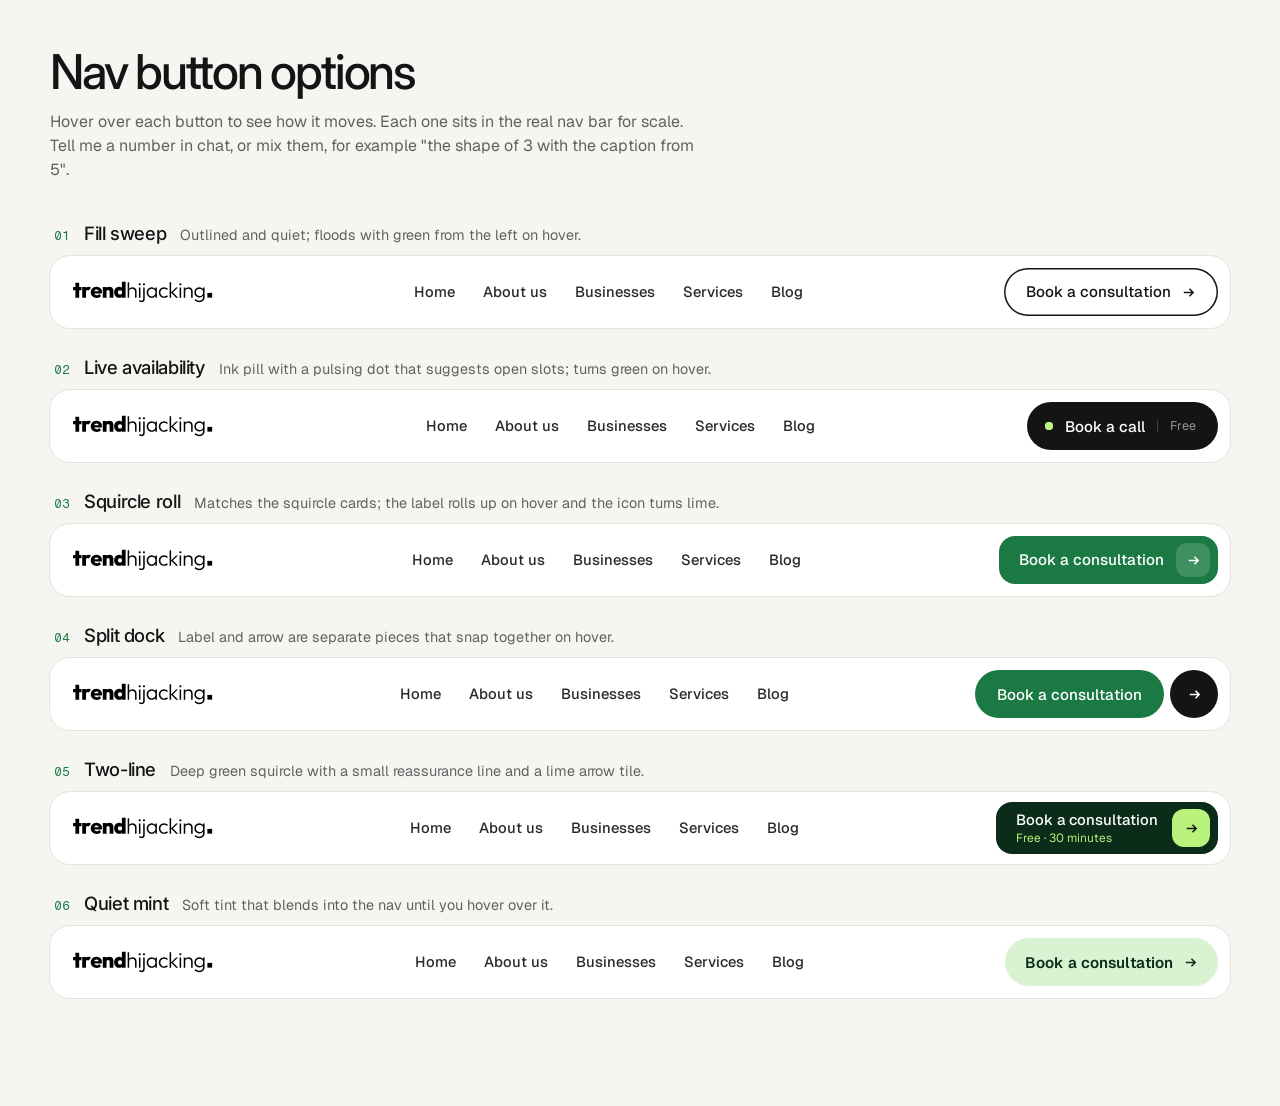
<file: assets/cta-options.html>
<!doctype html>
<html lang="en">
<head>
<meta charset="utf-8">
<meta name="viewport" content="width=device-width, initial-scale=1">
<title>Nav CTA Options</title>
<link href="https://fonts.googleapis.com/css2?family=Inter:opsz,wght@14..32,300..700&family=Geist:wght@400;500;600&family=Fragment+Mono&display=swap" rel="stylesheet">
<style>
  :root {
    --ink: #141414; --paper: #fff; --card: #f5f5f1; --line: #e5e5db; --muted: #616161;
    --green: #1b7a43; --green-2: #22955a; --green-deep: #0a2c19; --mint: #d9f2d2; --lime: #b9f27c;
    --ui: "Geist", "Inter", system-ui, sans-serif; --display: "Inter", Helvetica, Arial, sans-serif;
    --ease: cubic-bezier(.44, 0, .56, 1); --out: cubic-bezier(.22, 1, .36, 1);
  }
  * { box-sizing: border-box; margin: 0; }
  body { background: var(--card); color: var(--ink); font-family: var(--ui); padding: 48px 16px 80px; }
  .wrap { max-width: 1180px; margin: 0 auto; }
  h1 { font: 500 clamp(2rem, 4vw, 3rem)/1 var(--display); letter-spacing: -.045em; }
  .intro { color: var(--muted); margin: 14px 0 40px; max-width: 60ch; line-height: 1.5; }
  .opt { margin-bottom: 28px; }
  .opt-h { display: flex; gap: 14px; align-items: baseline; margin: 0 4px 12px; }
  .opt-h b { font: 400 .8rem/1 "Fragment Mono", monospace; color: var(--green); }
  .opt-h h2 { font: 500 1.15rem/1.2 var(--display); letter-spacing: -.02em; }
  .opt-h p { color: var(--muted); font-size: .9rem; }
  .nav { display: flex; align-items: center; justify-content: space-between; gap: 20px; height: 72px; padding: 0 12px 0 22px; background: var(--paper); border-radius: 20px; box-shadow: 0 0 0 1px var(--line); }
  .nav img { height: 22px; }
  .links { display: flex; gap: 28px; font: 500 .92rem/1 var(--ui); color: #2a2a2a; }
  @media (max-width: 860px) { .links { display: none; } .opt-h { flex-wrap: wrap; } }
  a { color: inherit; text-decoration: none; }
  svg.ar { width: 15px; height: 15px; }

  /* 01 Fill sweep: outline that floods green on hover */
  .c1 { position: relative; display: inline-flex; align-items: center; gap: 10px; height: 48px; padding: 0 22px; border-radius: 999px; box-shadow: inset 0 0 0 1.5px var(--ink); font: 500 .95rem/1 var(--ui); overflow: hidden; isolation: isolate; transition: color .35s, box-shadow .35s; }
  .c1::before { content: ""; position: absolute; inset: 0; background: var(--green); border-radius: inherit; transform: translateX(-101%); transition: transform .5s var(--out); z-index: -1; }
  .c1:hover { color: #fff; box-shadow: inset 0 0 0 1.5px var(--green); }
  .c1:hover::before { transform: none; }
  .c1 .ar { transition: transform .4s var(--out); }
  .c1:hover .ar { transform: translateX(4px); }

  /* 02 Live availability: ink pill with pulsing green dot */
  .c2 { display: inline-flex; align-items: center; gap: 12px; height: 48px; padding: 0 22px 0 18px; border-radius: 999px; background: var(--ink); color: #fff; font: 500 .95rem/1 var(--ui); transition: background .3s, transform .3s var(--ease); }
  .c2:hover { background: var(--green); }
  .c2:active { transform: scale(.97); }
  .dot { position: relative; width: 8px; height: 8px; border-radius: 50%; background: var(--lime); }
  .dot::after { content: ""; position: absolute; inset: 0; border-radius: 50%; background: var(--lime); animation: ping 1.8s ease-out infinite; }
  @keyframes ping { to { transform: scale(2.8); opacity: 0; } }
  .c2 small { font: 400 .78rem/1 var(--ui); color: rgba(255,255,255,.55); padding-left: 12px; border-left: 1px solid rgba(255,255,255,.2); }

  /* 03 Squircle text-roll */
  .c3 { display: inline-flex; align-items: center; gap: 12px; height: 48px; padding: 0 8px 0 20px; border-radius: 16px; corner-shape: superellipse(2); background: var(--green); color: #fff; font: 500 .95rem/1 var(--ui); transition: background .3s; }
  .c3:hover { background: var(--green-deep); }
  .roll { display: block; height: 1.1em; overflow: hidden; line-height: 1.1; }
  .roll span { display: block; transition: transform .45s var(--out); }
  .c3:hover .roll span { transform: translateY(-100%); }
  .c3 .sqi { display: grid; place-items: center; width: 34px; height: 34px; border-radius: 11px; corner-shape: superellipse(2); background: rgba(255,255,255,.16); transition: background .3s; }
  .c3:hover .sqi { background: var(--lime); color: var(--ink); }

  /* 04 Split: pill + detached circle that docks on hover */
  .c4 { display: inline-flex; align-items: center; gap: 6px; font: 500 .95rem/1 var(--ui); }
  .c4 .lbl { display: grid; place-items: center; height: 48px; padding: 0 22px; border-radius: 999px; background: var(--green); color: #fff; transition: border-radius .4s var(--out), background .3s; }
  .c4 .cir { display: grid; place-items: center; width: 48px; height: 48px; border-radius: 999px; background: var(--ink); color: #fff; transition: border-radius .4s var(--out), transform .45s var(--out), background .3s; }
  .c4:hover .lbl { border-radius: 999px 8px 8px 999px; }
  .c4:hover .cir { border-radius: 8px 999px 999px 8px; background: var(--green-deep); }
  .c4:hover .cir svg { transform: rotate(-45deg); }
  .c4 .cir svg { transition: transform .45s var(--out); }

  /* 05 Two-line: label + reassurance caption */
  .c5 { display: inline-flex; align-items: center; gap: 14px; height: 52px; padding: 0 8px 0 20px; border-radius: 16px; corner-shape: superellipse(2); background: var(--green-deep); color: #fff; transition: transform .3s var(--ease); }
  .c5:hover { transform: translateY(-2px); }
  .c5 .t { display: grid; gap: 4px; }
  .c5 .t b { font: 500 .93rem/1 var(--ui); }
  .c5 .t i { font: normal 400 .74rem/1 var(--ui); color: var(--lime); }
  .c5 .sqi { display: grid; place-items: center; width: 38px; height: 38px; border-radius: 12px; corner-shape: superellipse(2); background: var(--lime); color: var(--ink); transition: transform .4s var(--out); }
  .c5:hover .sqi { transform: rotate(-45deg); }

  /* 06 Quiet mint: soft tint, arrow nudges */
  .c6 { display: inline-flex; align-items: center; gap: 10px; height: 48px; padding: 0 20px; border-radius: 999px; background: var(--mint); color: var(--green-deep); font: 600 .95rem/1 var(--ui); transition: background .3s, color .3s; }
  .c6:hover { background: var(--green); color: #fff; }
  .c6 .ar { transition: transform .4s var(--out); }
  .c6:hover .ar { transform: translateX(4px); }
</style>
</head>
<body>
<div class="wrap">
  <h1>Nav button options</h1>
  <p class="intro">Hover over each button to see how it moves. Each one sits in the real nav bar for scale. Tell me a number in chat, or mix them, for example "the shape of 3 with the caption from 5".</p>

  <!-- arrow svg reused -->
  <section class="opt"><div class="opt-h"><b>01</b><h2>Fill sweep</h2><p>Outlined and quiet; floods with green from the left on hover.</p></div>
    <div class="nav"><img src="logo/th-logo-black.svg" alt="trendhijacking"><div class="links"><span>Home</span><span>About us</span><span>Businesses</span><span>Services</span><span>Blog</span></div>
      <a class="c1" href="#">Book a consultation<svg class="ar" viewBox="0 0 16 16" fill="none" stroke="currentColor" stroke-width="1.6"><path d="M3 8h10M9 4l4 4-4 4"/></svg></a></div></section>

  <section class="opt"><div class="opt-h"><b>02</b><h2>Live availability</h2><p>Ink pill with a pulsing dot that suggests open slots; turns green on hover.</p></div>
    <div class="nav"><img src="logo/th-logo-black.svg" alt="trendhijacking"><div class="links"><span>Home</span><span>About us</span><span>Businesses</span><span>Services</span><span>Blog</span></div>
      <a class="c2" href="#"><span class="dot"></span>Book a call<small>Free</small></a></div></section>

  <section class="opt"><div class="opt-h"><b>03</b><h2>Squircle roll</h2><p>Matches the squircle cards; the label rolls up on hover and the icon turns lime.</p></div>
    <div class="nav"><img src="logo/th-logo-black.svg" alt="trendhijacking"><div class="links"><span>Home</span><span>About us</span><span>Businesses</span><span>Services</span><span>Blog</span></div>
      <a class="c3" href="#"><span class="roll"><span>Book a consultation</span><span>Let's talk</span></span><span class="sqi"><svg class="ar" viewBox="0 0 16 16" fill="none" stroke="currentColor" stroke-width="1.6"><path d="M3 8h10M9 4l4 4-4 4"/></svg></span></a></div></section>

  <section class="opt"><div class="opt-h"><b>04</b><h2>Split dock</h2><p>Label and arrow are separate pieces that snap together on hover.</p></div>
    <div class="nav"><img src="logo/th-logo-black.svg" alt="trendhijacking"><div class="links"><span>Home</span><span>About us</span><span>Businesses</span><span>Services</span><span>Blog</span></div>
      <a class="c4" href="#"><span class="lbl">Book a consultation</span><span class="cir"><svg class="ar" viewBox="0 0 16 16" fill="none" stroke="currentColor" stroke-width="1.6"><path d="M3 8h10M9 4l4 4-4 4"/></svg></span></a></div></section>

  <section class="opt"><div class="opt-h"><b>05</b><h2>Two-line</h2><p>Deep green squircle with a small reassurance line and a lime arrow tile.</p></div>
    <div class="nav"><img src="logo/th-logo-black.svg" alt="trendhijacking"><div class="links"><span>Home</span><span>About us</span><span>Businesses</span><span>Services</span><span>Blog</span></div>
      <a class="c5" href="#"><span class="t"><b>Book a consultation</b><i>Free · 30 minutes</i></span><span class="sqi"><svg class="ar" viewBox="0 0 16 16" fill="none" stroke="currentColor" stroke-width="1.6"><path d="M3 8h10M9 4l4 4-4 4"/></svg></span></a></div></section>

  <section class="opt"><div class="opt-h"><b>06</b><h2>Quiet mint</h2><p>Soft tint that blends into the nav until you hover over it.</p></div>
    <div class="nav"><img src="logo/th-logo-black.svg" alt="trendhijacking"><div class="links"><span>Home</span><span>About us</span><span>Businesses</span><span>Services</span><span>Blog</span></div>
      <a class="c6" href="#">Book a consultation<svg class="ar" viewBox="0 0 16 16" fill="none" stroke="currentColor" stroke-width="1.6"><path d="M3 8h10M9 4l4 4-4 4"/></svg></a></div></section>
</div>
</body>
</html>
</file>
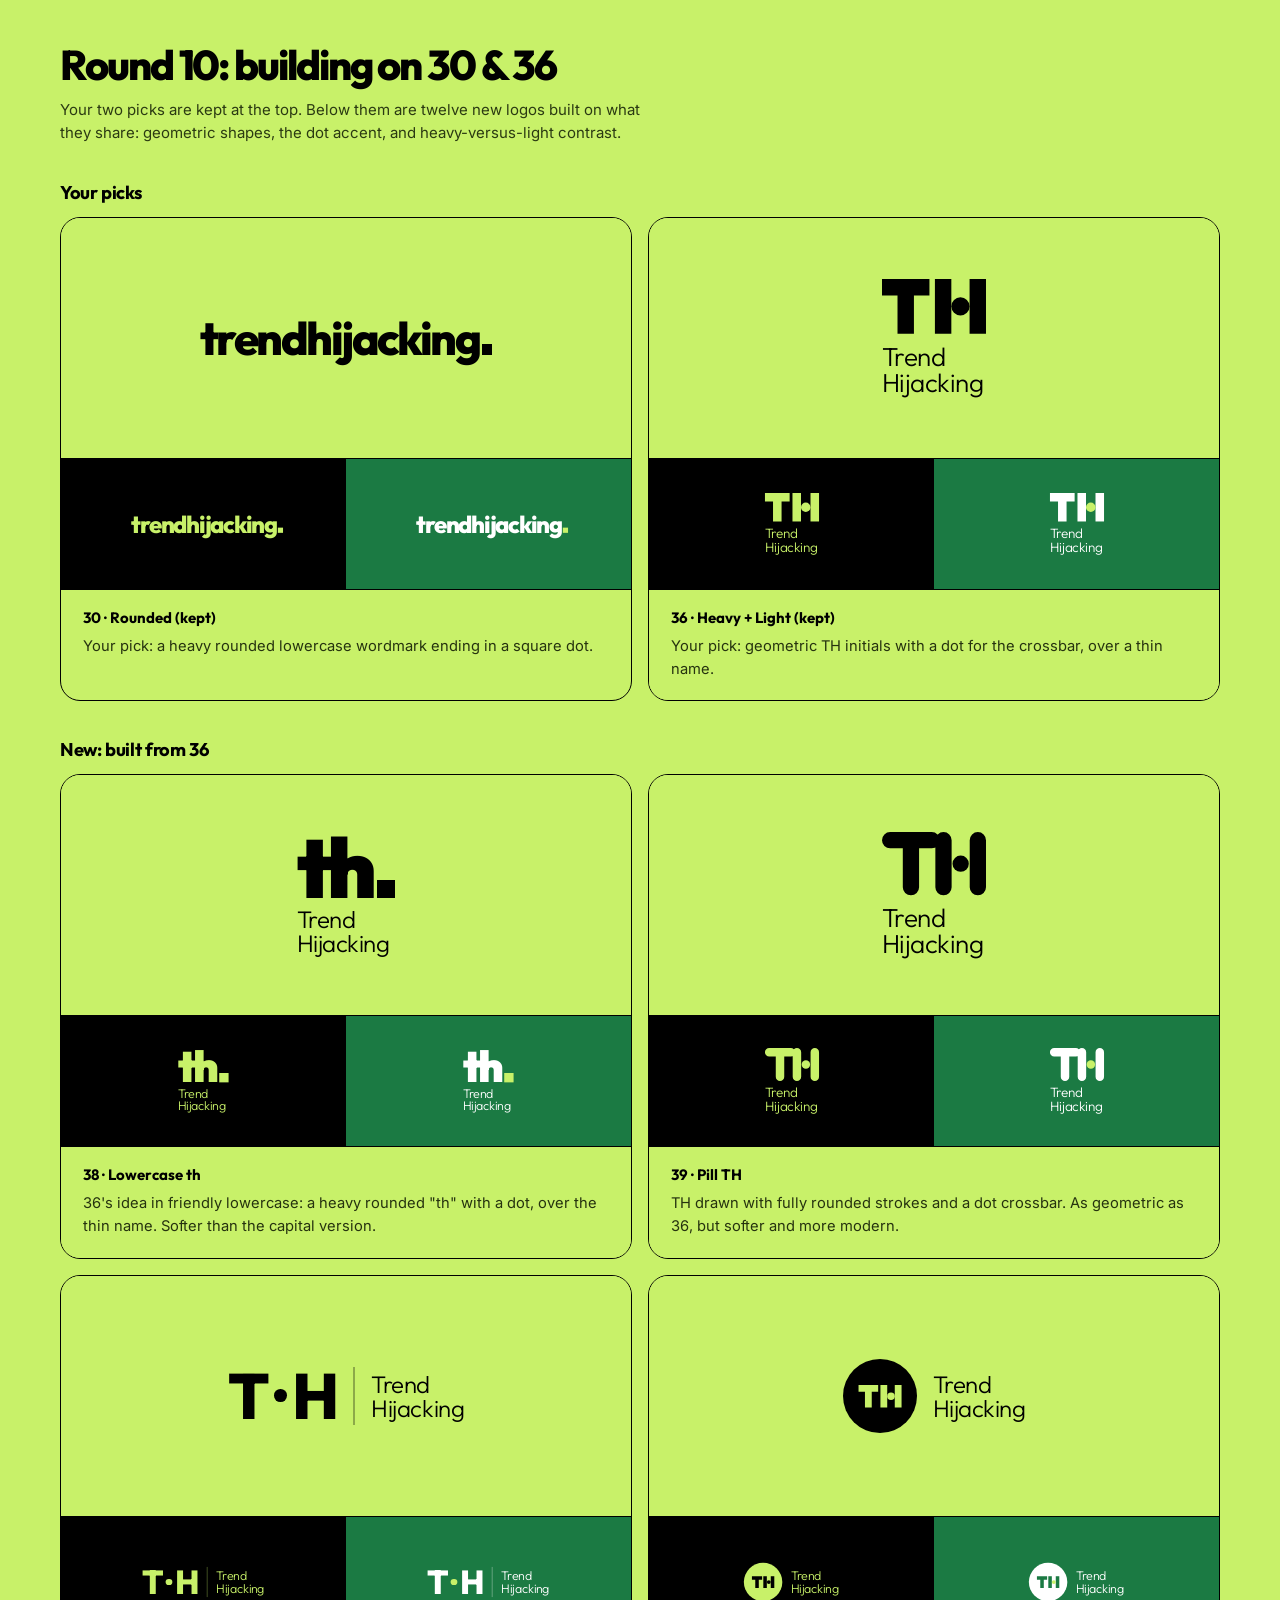
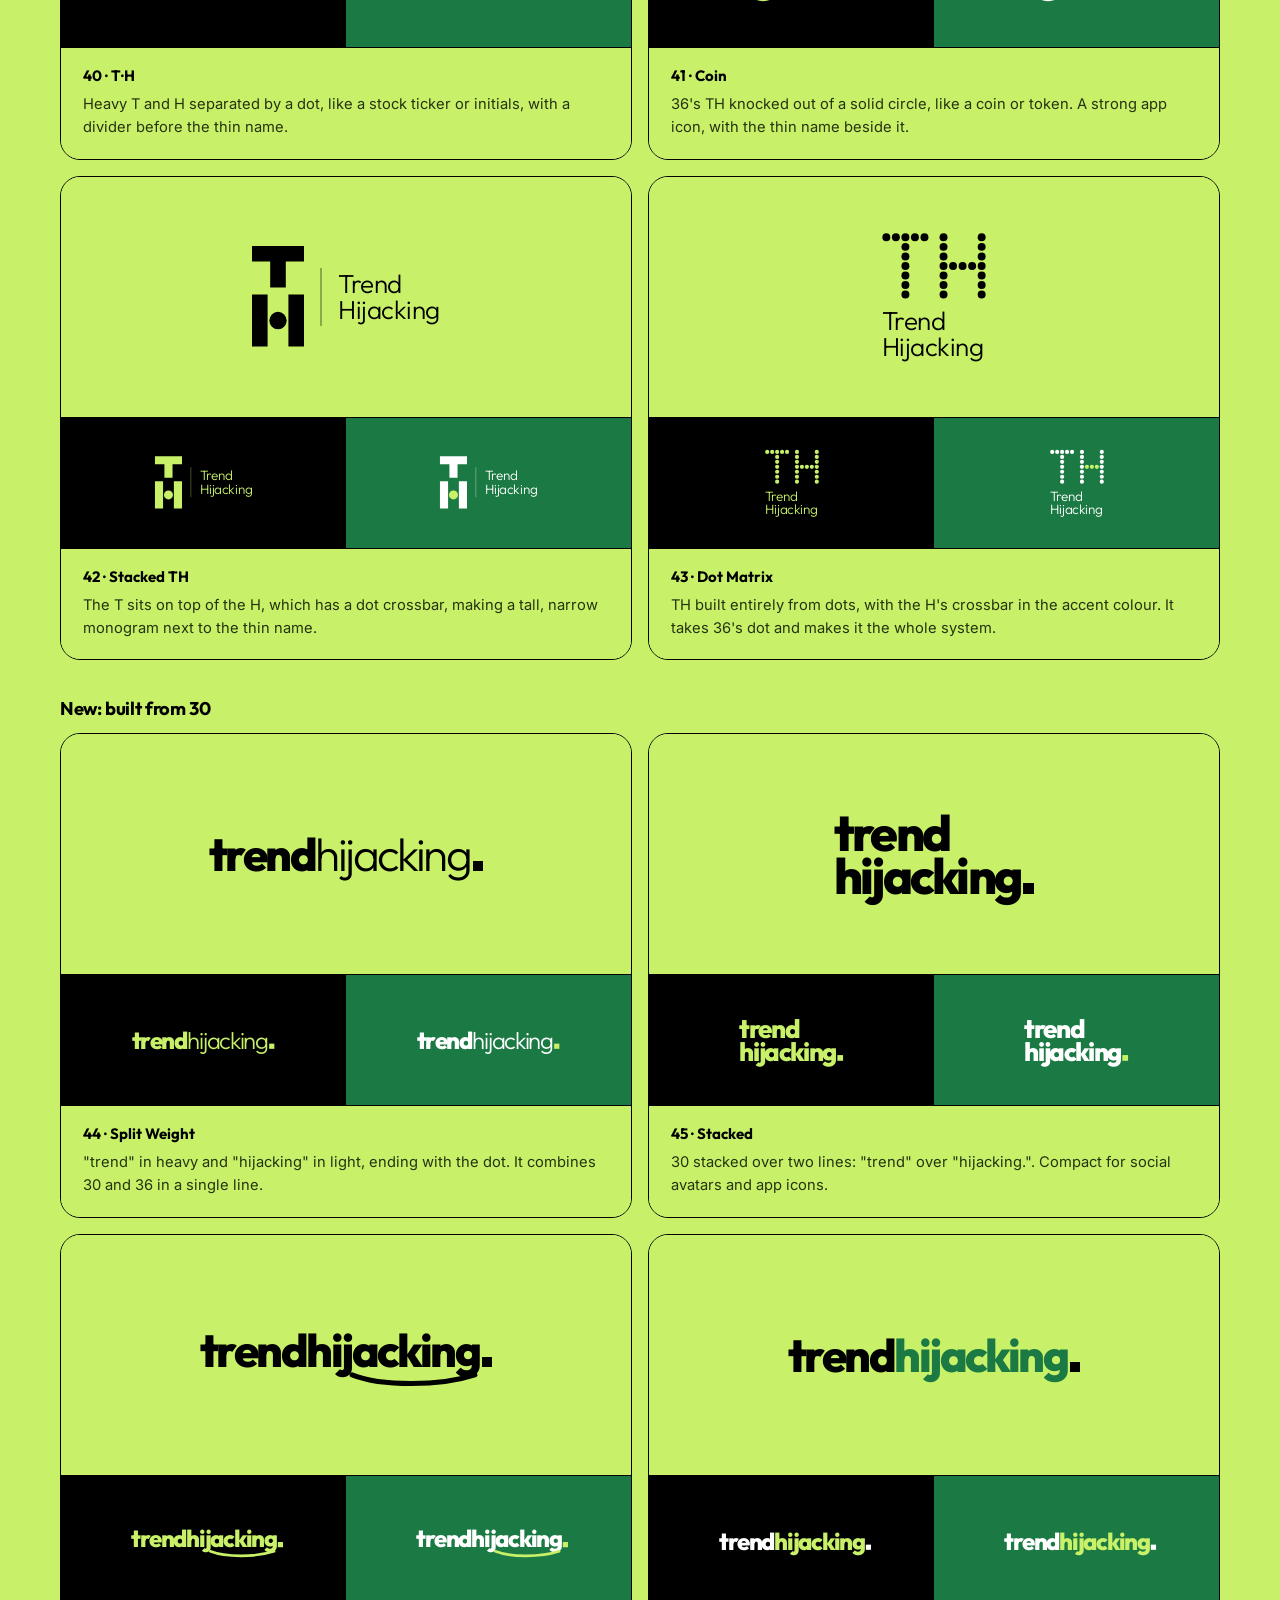
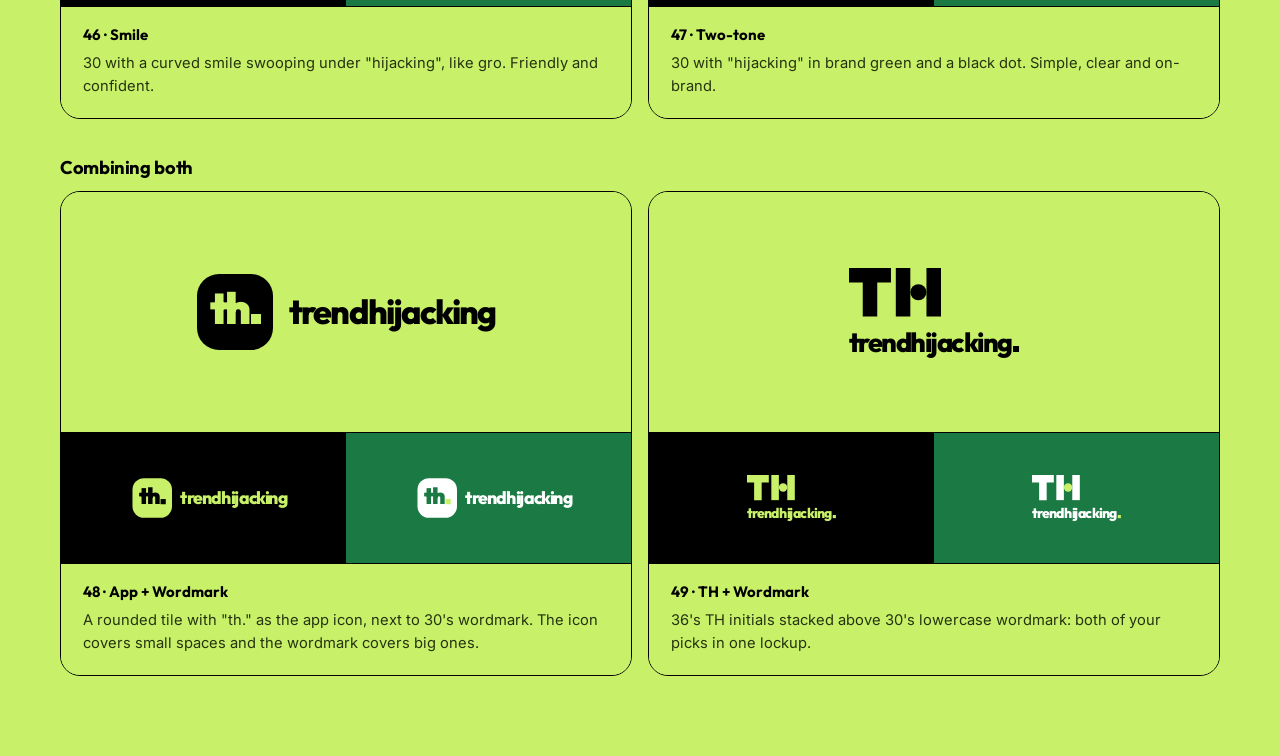
<file: assets/logo/logo-round10.html>
<!doctype html><html lang="en"><head><meta charset="utf-8"><meta name="viewport" content="width=device-width, initial-scale=1">
<title>Logo Round 10</title>
<link href="https://fonts.googleapis.com/css2?family=Outfit:wght@300..900&family=Inter:wght@400;600&display=swap" rel="stylesheet">
<style>
*{box-sizing:border-box}body{margin:0;padding:44px 16px 80px;background:#c8f169;color:#000;font:15px/1.55 Inter,sans-serif}
.w{max-width:1160px;margin:0 auto}
h1{font:800 2.6rem/1 Outfit;letter-spacing:-.05em;margin:0 0 12px}
h2{font:700 1.15rem/1 Outfit;letter-spacing:-.02em;margin:40px 0 14px}
.sub{color:#2b3a12;margin:0 0 8px;max-width:66ch}
.grid{display:grid;grid-template-columns:repeat(2,1fr);gap:16px}
.card{border:1.5px solid #000;border-radius:20px;overflow:hidden}
.main{height:240px;display:grid;place-items:center}
.alts{display:grid;grid-template-columns:1fr 1fr;border-top:1.5px solid #000}
.alts>div{height:130px;display:grid;place-items:center;overflow:hidden}
.alts>div>*{transform:scale(.52)}
.meta{padding:16px 22px 20px;border-top:1.5px solid #000;background:#c8f169}
.meta b{font:700 15px/1 Outfit}
.meta p{margin:6px 0 0;color:#26330f;font-size:.92rem}
.lk{display:flex;align-items:center;gap:16px}.lk.col{flex-direction:column}
.mk{height:auto;flex:none;overflow:visible}
.two{font-family:Outfit;line-height:1;letter-spacing:-.02em}.two span{display:block}
.rw{font:800 46px/1 Outfit;letter-spacing:-.055em;white-space:nowrap;display:flex;align-items:baseline}
.rw i,.hv i,.sl i,.sm i,.app i{display:inline-block;width:.22em;height:.22em;margin-left:.06em}
.hv{font:900 84px/.8 Outfit;letter-spacing:-.06em;display:flex;align-items:baseline}
.tdh{font:800 64px/1 Outfit;letter-spacing:-.02em;display:flex;align-items:center;gap:.08em}
.tdh i{display:inline-block;width:.2em;height:.2em;border-radius:50%}
.vr{width:2px;height:58px;opacity:.3;flex:none}
.sl{font:800 50px/.86 Outfit;letter-spacing:-.055em}.sl span{display:flex;align-items:baseline}
.sm{position:relative;font:800 46px/1 Outfit;letter-spacing:-.055em;white-space:nowrap;display:flex;align-items:baseline;padding-bottom:10px}
.sm svg{position:absolute;left:0;right:0;bottom:-6px;width:100%;height:18px;overflow:visible}
.app{width:76px;height:76px;border-radius:22px;display:flex;align-items:baseline;justify-content:center;padding-top:12px;font:900 44px/1 Outfit;letter-spacing:-.06em;flex:none}
@media(max-width:960px){.grid{grid-template-columns:1fr}}
@media(max-width:520px){.main>*{transform:scale(.75)}.alts{grid-template-columns:1fr}}
</style></head><body><div class="w">
<h1>Round 10: building on 30 &amp; 36</h1>
<p class="sub">Your two picks are kept at the top. Below them are twelve new logos built on what they share: geometric shapes, the dot accent, and heavy-versus-light contrast.</p>
<h2>Your picks</h2><div class='grid'><div class="card"><div class="main" style="background:#c8f169"><div class="rw" style="color:#000000">trendhijacking<i style="background:#000000"></i></div></div><div class="alts"><div style="background:#000000"><div class="rw" style="color:#c8f169">trendhijacking<i style="background:#c8f169"></i></div></div><div style="background:#1b7a43"><div class="rw" style="color:#ffffff">trendhijacking<i style="background:#c8f169"></i></div></div></div><div class="meta"><b>30 · Rounded (kept)</b><p>Your pick: a heavy rounded lowercase wordmark ending in a square dot.</p></div></div><div class="card"><div class="main" style="background:#c8f169"><div class="lk col" style="align-items:flex-start;gap:10px"><svg class="mk" style="width:104px" viewBox="0 0 114 60"><path d='M0 0h52v18H35v42H17V18H0z' fill='#000000'/><path d='M58 0h18v60H58z' fill='#000000'/><path d='M96 0h18v60H96z' fill='#000000'/><circle cx='86' cy='30' r='10' fill='#000000'/></svg><div class="two" style="color:#000000;font-size:26px;font-weight:300"><span>Trend</span><span>Hijacking</span></div></div></div><div class="alts"><div style="background:#000000"><div class="lk col" style="align-items:flex-start;gap:10px"><svg class="mk" style="width:104px" viewBox="0 0 114 60"><path d='M0 0h52v18H35v42H17V18H0z' fill='#c8f169'/><path d='M58 0h18v60H58z' fill='#c8f169'/><path d='M96 0h18v60H96z' fill='#c8f169'/><circle cx='86' cy='30' r='10' fill='#c8f169'/></svg><div class="two" style="color:#c8f169;font-size:26px;font-weight:300"><span>Trend</span><span>Hijacking</span></div></div></div><div style="background:#1b7a43"><div class="lk col" style="align-items:flex-start;gap:10px"><svg class="mk" style="width:104px" viewBox="0 0 114 60"><path d='M0 0h52v18H35v42H17V18H0z' fill='#ffffff'/><path d='M58 0h18v60H58z' fill='#ffffff'/><path d='M96 0h18v60H96z' fill='#ffffff'/><circle cx='86' cy='30' r='10' fill='#c8f169'/></svg><div class="two" style="color:#ffffff;font-size:26px;font-weight:300"><span>Trend</span><span>Hijacking</span></div></div></div></div><div class="meta"><b>36 · Heavy + Light (kept)</b><p>Your pick: geometric TH initials with a dot for the crossbar, over a thin name.</p></div></div></div><h2>New: built from 36</h2><div class='grid'><div class="card"><div class="main" style="background:#c8f169"><div class="lk col" style="align-items:flex-start;gap:6px"><div class="hv" style="color:#000000">th<i style="background:#000000"></i></div><div class="two" style="color:#000000;font-size:24px;font-weight:300"><span>Trend</span><span>Hijacking</span></div></div></div><div class="alts"><div style="background:#000000"><div class="lk col" style="align-items:flex-start;gap:6px"><div class="hv" style="color:#c8f169">th<i style="background:#c8f169"></i></div><div class="two" style="color:#c8f169;font-size:24px;font-weight:300"><span>Trend</span><span>Hijacking</span></div></div></div><div style="background:#1b7a43"><div class="lk col" style="align-items:flex-start;gap:6px"><div class="hv" style="color:#ffffff">th<i style="background:#c8f169"></i></div><div class="two" style="color:#ffffff;font-size:24px;font-weight:300"><span>Trend</span><span>Hijacking</span></div></div></div></div><div class="meta"><b>38 · Lowercase th</b><p>36's idea in friendly lowercase: a heavy rounded "th" with a dot, over the thin name. Softer than the capital version.</p></div></div><div class="card"><div class="main" style="background:#c8f169"><div class="lk col" style="align-items:flex-start;gap:10px"><svg class="mk" style="width:104px" viewBox="0 0 115 70"><g stroke='#000000' stroke-width='18' stroke-linecap='round'><path d='M9 9h46M32 9v52M68 9v52M106 9v52'/></g><circle cx='87' cy='35' r='9' fill='#000000'/></svg><div class="two" style="color:#000000;font-size:26px;font-weight:300"><span>Trend</span><span>Hijacking</span></div></div></div><div class="alts"><div style="background:#000000"><div class="lk col" style="align-items:flex-start;gap:10px"><svg class="mk" style="width:104px" viewBox="0 0 115 70"><g stroke='#c8f169' stroke-width='18' stroke-linecap='round'><path d='M9 9h46M32 9v52M68 9v52M106 9v52'/></g><circle cx='87' cy='35' r='9' fill='#c8f169'/></svg><div class="two" style="color:#c8f169;font-size:26px;font-weight:300"><span>Trend</span><span>Hijacking</span></div></div></div><div style="background:#1b7a43"><div class="lk col" style="align-items:flex-start;gap:10px"><svg class="mk" style="width:104px" viewBox="0 0 115 70"><g stroke='#ffffff' stroke-width='18' stroke-linecap='round'><path d='M9 9h46M32 9v52M68 9v52M106 9v52'/></g><circle cx='87' cy='35' r='9' fill='#c8f169'/></svg><div class="two" style="color:#ffffff;font-size:26px;font-weight:300"><span>Trend</span><span>Hijacking</span></div></div></div></div><div class="meta"><b>39 · Pill TH</b><p>TH drawn with fully rounded strokes and a dot crossbar. As geometric as 36, but softer and more modern.</p></div></div><div class="card"><div class="main" style="background:#c8f169"><div class="lk"><div class="tdh" style="color:#000000">T<i style="background:#000000"></i>H</div><span class="vr" style="background:#000000"></span><div class="two" style="color:#000000;font-size:24px;font-weight:300"><span>Trend</span><span>Hijacking</span></div></div></div><div class="alts"><div style="background:#000000"><div class="lk"><div class="tdh" style="color:#c8f169">T<i style="background:#c8f169"></i>H</div><span class="vr" style="background:#c8f169"></span><div class="two" style="color:#c8f169;font-size:24px;font-weight:300"><span>Trend</span><span>Hijacking</span></div></div></div><div style="background:#1b7a43"><div class="lk"><div class="tdh" style="color:#ffffff">T<i style="background:#c8f169"></i>H</div><span class="vr" style="background:#ffffff"></span><div class="two" style="color:#ffffff;font-size:24px;font-weight:300"><span>Trend</span><span>Hijacking</span></div></div></div></div><div class="meta"><b>40 · T·H</b><p>Heavy T and H separated by a dot, like a stock ticker or initials, with a divider before the thin name.</p></div></div><div class="card"><div class="main" style="background:#c8f169"><div class="lk"><svg class="mk" style="width:74px" viewBox="0 0 100 100"><circle cx='50' cy='50' r='50' fill='#000000'/><g transform='translate(21 35) scale(.51)'><path d='M0 0h52v18H35v42H17V18H0z' fill='#c8f169'/><path d='M58 0h18v60H58z' fill='#c8f169'/><path d='M96 0h18v60H96z' fill='#c8f169'/><circle cx='86' cy='30' r='10' fill='#c8f169'/></g></svg><div class="two" style="color:#000000;font-size:24px;font-weight:300"><span>Trend</span><span>Hijacking</span></div></div></div><div class="alts"><div style="background:#000000"><div class="lk"><svg class="mk" style="width:74px" viewBox="0 0 100 100"><circle cx='50' cy='50' r='50' fill='#c8f169'/><g transform='translate(21 35) scale(.51)'><path d='M0 0h52v18H35v42H17V18H0z' fill='#000000'/><path d='M58 0h18v60H58z' fill='#000000'/><path d='M96 0h18v60H96z' fill='#000000'/><circle cx='86' cy='30' r='10' fill='#000000'/></g></svg><div class="two" style="color:#c8f169;font-size:24px;font-weight:300"><span>Trend</span><span>Hijacking</span></div></div></div><div style="background:#1b7a43"><div class="lk"><svg class="mk" style="width:74px" viewBox="0 0 100 100"><circle cx='50' cy='50' r='50' fill='#ffffff'/><g transform='translate(21 35) scale(.51)'><path d='M0 0h52v18H35v42H17V18H0z' fill='#1b7a43'/><path d='M58 0h18v60H58z' fill='#1b7a43'/><path d='M96 0h18v60H96z' fill='#1b7a43'/><circle cx='86' cy='30' r='10' fill='#c8f169'/></g></svg><div class="two" style="color:#ffffff;font-size:24px;font-weight:300"><span>Trend</span><span>Hijacking</span></div></div></div></div><div class="meta"><b>41 · Coin</b><p>36's TH knocked out of a solid circle, like a coin or token. A strong app icon, with the thin name beside it.</p></div></div><div class="card"><div class="main" style="background:#c8f169"><div class="lk"><svg class="mk" style="width:52px" viewBox="0 0 60 116"><path d='M0 0h60v18H39v30H21V18H0z' fill='#000000'/><path d='M0 56h18v60H0zM42 56h18v60H42z' fill='#000000'/><circle cx='30' cy='86' r='10' fill='#000000'/></svg><span class="vr" style="background:#000000"></span><div class="two" style="color:#000000;font-size:26px;font-weight:300"><span>Trend</span><span>Hijacking</span></div></div></div><div class="alts"><div style="background:#000000"><div class="lk"><svg class="mk" style="width:52px" viewBox="0 0 60 116"><path d='M0 0h60v18H39v30H21V18H0z' fill='#c8f169'/><path d='M0 56h18v60H0zM42 56h18v60H42z' fill='#c8f169'/><circle cx='30' cy='86' r='10' fill='#c8f169'/></svg><span class="vr" style="background:#c8f169"></span><div class="two" style="color:#c8f169;font-size:26px;font-weight:300"><span>Trend</span><span>Hijacking</span></div></div></div><div style="background:#1b7a43"><div class="lk"><svg class="mk" style="width:52px" viewBox="0 0 60 116"><path d='M0 0h60v18H39v30H21V18H0z' fill='#ffffff'/><path d='M0 56h18v60H0zM42 56h18v60H42z' fill='#ffffff'/><circle cx='30' cy='86' r='10' fill='#c8f169'/></svg><span class="vr" style="background:#ffffff"></span><div class="two" style="color:#ffffff;font-size:26px;font-weight:300"><span>Trend</span><span>Hijacking</span></div></div></div></div><div class="meta"><b>42 · Stacked TH</b><p>The T sits on top of the H, which has a dot crossbar, making a tall, narrow monogram next to the thin name.</p></div></div><div class="card"><div class="main" style="background:#c8f169"><div class="lk col" style="align-items:flex-start;gap:10px"><svg class="mk" style="width:104px" viewBox="0 0 120 76"><circle cx='5' cy='5' r='4.6' fill='#000000'/><circle cx='16' cy='5' r='4.6' fill='#000000'/><circle cx='27' cy='5' r='4.6' fill='#000000'/><circle cx='38' cy='5' r='4.6' fill='#000000'/><circle cx='49' cy='5' r='4.6' fill='#000000'/><circle cx='27' cy='16' r='4.6' fill='#000000'/><circle cx='27' cy='27' r='4.6' fill='#000000'/><circle cx='27' cy='38' r='4.6' fill='#000000'/><circle cx='27' cy='49' r='4.6' fill='#000000'/><circle cx='27' cy='60' r='4.6' fill='#000000'/><circle cx='27' cy='71' r='4.6' fill='#000000'/><circle cx='71' cy='5' r='4.6' fill='#000000'/><circle cx='71' cy='16' r='4.6' fill='#000000'/><circle cx='71' cy='27' r='4.6' fill='#000000'/><circle cx='71' cy='38' r='4.6' fill='#000000'/><circle cx='71' cy='49' r='4.6' fill='#000000'/><circle cx='71' cy='60' r='4.6' fill='#000000'/><circle cx='71' cy='71' r='4.6' fill='#000000'/><circle cx='115' cy='5' r='4.6' fill='#000000'/><circle cx='115' cy='16' r='4.6' fill='#000000'/><circle cx='115' cy='27' r='4.6' fill='#000000'/><circle cx='115' cy='38' r='4.6' fill='#000000'/><circle cx='115' cy='49' r='4.6' fill='#000000'/><circle cx='115' cy='60' r='4.6' fill='#000000'/><circle cx='115' cy='71' r='4.6' fill='#000000'/><circle cx='82' cy='38' r='4.6' fill='#000000'/><circle cx='93' cy='38' r='4.6' fill='#000000'/><circle cx='104' cy='38' r='4.6' fill='#000000'/></svg><div class="two" style="color:#000000;font-size:26px;font-weight:300"><span>Trend</span><span>Hijacking</span></div></div></div><div class="alts"><div style="background:#000000"><div class="lk col" style="align-items:flex-start;gap:10px"><svg class="mk" style="width:104px" viewBox="0 0 120 76"><circle cx='5' cy='5' r='4.6' fill='#c8f169'/><circle cx='16' cy='5' r='4.6' fill='#c8f169'/><circle cx='27' cy='5' r='4.6' fill='#c8f169'/><circle cx='38' cy='5' r='4.6' fill='#c8f169'/><circle cx='49' cy='5' r='4.6' fill='#c8f169'/><circle cx='27' cy='16' r='4.6' fill='#c8f169'/><circle cx='27' cy='27' r='4.6' fill='#c8f169'/><circle cx='27' cy='38' r='4.6' fill='#c8f169'/><circle cx='27' cy='49' r='4.6' fill='#c8f169'/><circle cx='27' cy='60' r='4.6' fill='#c8f169'/><circle cx='27' cy='71' r='4.6' fill='#c8f169'/><circle cx='71' cy='5' r='4.6' fill='#c8f169'/><circle cx='71' cy='16' r='4.6' fill='#c8f169'/><circle cx='71' cy='27' r='4.6' fill='#c8f169'/><circle cx='71' cy='38' r='4.6' fill='#c8f169'/><circle cx='71' cy='49' r='4.6' fill='#c8f169'/><circle cx='71' cy='60' r='4.6' fill='#c8f169'/><circle cx='71' cy='71' r='4.6' fill='#c8f169'/><circle cx='115' cy='5' r='4.6' fill='#c8f169'/><circle cx='115' cy='16' r='4.6' fill='#c8f169'/><circle cx='115' cy='27' r='4.6' fill='#c8f169'/><circle cx='115' cy='38' r='4.6' fill='#c8f169'/><circle cx='115' cy='49' r='4.6' fill='#c8f169'/><circle cx='115' cy='60' r='4.6' fill='#c8f169'/><circle cx='115' cy='71' r='4.6' fill='#c8f169'/><circle cx='82' cy='38' r='4.6' fill='#c8f169'/><circle cx='93' cy='38' r='4.6' fill='#c8f169'/><circle cx='104' cy='38' r='4.6' fill='#c8f169'/></svg><div class="two" style="color:#c8f169;font-size:26px;font-weight:300"><span>Trend</span><span>Hijacking</span></div></div></div><div style="background:#1b7a43"><div class="lk col" style="align-items:flex-start;gap:10px"><svg class="mk" style="width:104px" viewBox="0 0 120 76"><circle cx='5' cy='5' r='4.6' fill='#ffffff'/><circle cx='16' cy='5' r='4.6' fill='#ffffff'/><circle cx='27' cy='5' r='4.6' fill='#ffffff'/><circle cx='38' cy='5' r='4.6' fill='#ffffff'/><circle cx='49' cy='5' r='4.6' fill='#ffffff'/><circle cx='27' cy='16' r='4.6' fill='#ffffff'/><circle cx='27' cy='27' r='4.6' fill='#ffffff'/><circle cx='27' cy='38' r='4.6' fill='#ffffff'/><circle cx='27' cy='49' r='4.6' fill='#ffffff'/><circle cx='27' cy='60' r='4.6' fill='#ffffff'/><circle cx='27' cy='71' r='4.6' fill='#ffffff'/><circle cx='71' cy='5' r='4.6' fill='#ffffff'/><circle cx='71' cy='16' r='4.6' fill='#ffffff'/><circle cx='71' cy='27' r='4.6' fill='#ffffff'/><circle cx='71' cy='38' r='4.6' fill='#ffffff'/><circle cx='71' cy='49' r='4.6' fill='#ffffff'/><circle cx='71' cy='60' r='4.6' fill='#ffffff'/><circle cx='71' cy='71' r='4.6' fill='#ffffff'/><circle cx='115' cy='5' r='4.6' fill='#ffffff'/><circle cx='115' cy='16' r='4.6' fill='#ffffff'/><circle cx='115' cy='27' r='4.6' fill='#ffffff'/><circle cx='115' cy='38' r='4.6' fill='#ffffff'/><circle cx='115' cy='49' r='4.6' fill='#ffffff'/><circle cx='115' cy='60' r='4.6' fill='#ffffff'/><circle cx='115' cy='71' r='4.6' fill='#ffffff'/><circle cx='82' cy='38' r='4.6' fill='#c8f169'/><circle cx='93' cy='38' r='4.6' fill='#c8f169'/><circle cx='104' cy='38' r='4.6' fill='#c8f169'/></svg><div class="two" style="color:#ffffff;font-size:26px;font-weight:300"><span>Trend</span><span>Hijacking</span></div></div></div></div><div class="meta"><b>43 · Dot Matrix</b><p>TH built entirely from dots, with the H's crossbar in the accent colour. It takes 36's dot and makes it the whole system.</p></div></div></div><h2>New: built from 30</h2><div class='grid'><div class="card"><div class="main" style="background:#c8f169"><div class="rw" style="color:#000000">trend<span style="font-weight:300">hijacking</span><i style="background:#000000"></i></div></div><div class="alts"><div style="background:#000000"><div class="rw" style="color:#c8f169">trend<span style="font-weight:300">hijacking</span><i style="background:#c8f169"></i></div></div><div style="background:#1b7a43"><div class="rw" style="color:#ffffff">trend<span style="font-weight:300">hijacking</span><i style="background:#c8f169"></i></div></div></div><div class="meta"><b>44 · Split Weight</b><p>"trend" in heavy and "hijacking" in light, ending with the dot. It combines 30 and 36 in a single line.</p></div></div><div class="card"><div class="main" style="background:#c8f169"><div class="sl" style="color:#000000"><span>trend</span><span>hijacking<i style="background:#000000"></i></span></div></div><div class="alts"><div style="background:#000000"><div class="sl" style="color:#c8f169"><span>trend</span><span>hijacking<i style="background:#c8f169"></i></span></div></div><div style="background:#1b7a43"><div class="sl" style="color:#ffffff"><span>trend</span><span>hijacking<i style="background:#c8f169"></i></span></div></div></div><div class="meta"><b>45 · Stacked</b><p>30 stacked over two lines: "trend" over "hijacking.". Compact for social avatars and app icons.</p></div></div><div class="card"><div class="main" style="background:#c8f169"><div class="sm" style="color:#000000">trendhijacking<i style="background:#000000"></i><svg viewBox="0 0 100 14" preserveAspectRatio="none"><path d="M52 3c10 9 30 9 42 0" fill="none" stroke="#000000" stroke-width="5" stroke-linecap="round" vector-effect="non-scaling-stroke"/></svg></div></div><div class="alts"><div style="background:#000000"><div class="sm" style="color:#c8f169">trendhijacking<i style="background:#c8f169"></i><svg viewBox="0 0 100 14" preserveAspectRatio="none"><path d="M52 3c10 9 30 9 42 0" fill="none" stroke="#c8f169" stroke-width="5" stroke-linecap="round" vector-effect="non-scaling-stroke"/></svg></div></div><div style="background:#1b7a43"><div class="sm" style="color:#ffffff">trendhijacking<i style="background:#c8f169"></i><svg viewBox="0 0 100 14" preserveAspectRatio="none"><path d="M52 3c10 9 30 9 42 0" fill="none" stroke="#c8f169" stroke-width="5" stroke-linecap="round" vector-effect="non-scaling-stroke"/></svg></div></div></div><div class="meta"><b>46 · Smile</b><p>30 with a curved smile swooping under "hijacking", like gro. Friendly and confident.</p></div></div><div class="card"><div class="main" style="background:#c8f169"><div class="rw" style="color:#000000">trend<span style="color:#1b7a43">hijacking</span><i style="background:#000000"></i></div></div><div class="alts"><div style="background:#000000"><div class="rw" style="color:#ffffff">trend<span style="color:#c8f169">hijacking</span><i style="background:#ffffff"></i></div></div><div style="background:#1b7a43"><div class="rw" style="color:#ffffff">trend<span style="color:#c8f169">hijacking</span><i style="background:#ffffff"></i></div></div></div><div class="meta"><b>47 · Two-tone</b><p>30 with "hijacking" in brand green and a black dot. Simple, clear and on-brand.</p></div></div></div><h2>Combining both</h2><div class='grid'><div class="card"><div class="main" style="background:#c8f169"><div class="lk"><div class="app" style="background:#000000;color:#c8f169">th<i style="background:#c8f169"></i></div><div class="rw" style="color:#000000;font-size:34px">trendhijacking</div></div></div><div class="alts"><div style="background:#000000"><div class="lk"><div class="app" style="background:#c8f169;color:#000000">th<i style="background:#000000"></i></div><div class="rw" style="color:#c8f169;font-size:34px">trendhijacking</div></div></div><div style="background:#1b7a43"><div class="lk"><div class="app" style="background:#ffffff;color:#1b7a43">th<i style="background:#c8f169"></i></div><div class="rw" style="color:#ffffff;font-size:34px">trendhijacking</div></div></div></div><div class="meta"><b>48 · App + Wordmark</b><p>A rounded tile with "th." as the app icon, next to 30's wordmark. The icon covers small spaces and the wordmark covers big ones.</p></div></div><div class="card"><div class="main" style="background:#c8f169"><div class="lk col" style="align-items:flex-start;gap:12px"><svg class="mk" style="width:92px" viewBox="0 0 114 60"><path d='M0 0h52v18H35v42H17V18H0z' fill='#000000'/><path d='M58 0h18v60H58z' fill='#000000'/><path d='M96 0h18v60H96z' fill='#000000'/><circle cx='86' cy='30' r='10' fill='#000000'/></svg><div class="rw" style="color:#000000;font-size:27px">trendhijacking<i style="background:#000000"></i></div></div></div><div class="alts"><div style="background:#000000"><div class="lk col" style="align-items:flex-start;gap:12px"><svg class="mk" style="width:92px" viewBox="0 0 114 60"><path d='M0 0h52v18H35v42H17V18H0z' fill='#c8f169'/><path d='M58 0h18v60H58z' fill='#c8f169'/><path d='M96 0h18v60H96z' fill='#c8f169'/><circle cx='86' cy='30' r='10' fill='#c8f169'/></svg><div class="rw" style="color:#c8f169;font-size:27px">trendhijacking<i style="background:#c8f169"></i></div></div></div><div style="background:#1b7a43"><div class="lk col" style="align-items:flex-start;gap:12px"><svg class="mk" style="width:92px" viewBox="0 0 114 60"><path d='M0 0h52v18H35v42H17V18H0z' fill='#ffffff'/><path d='M58 0h18v60H58z' fill='#ffffff'/><path d='M96 0h18v60H96z' fill='#ffffff'/><circle cx='86' cy='30' r='10' fill='#c8f169'/></svg><div class="rw" style="color:#ffffff;font-size:27px">trendhijacking<i style="background:#c8f169"></i></div></div></div></div><div class="meta"><b>49 · TH + Wordmark</b><p>36's TH initials stacked above 30's lowercase wordmark: both of your picks in one lockup.</p></div></div></div>
</div></body></html>
</file>
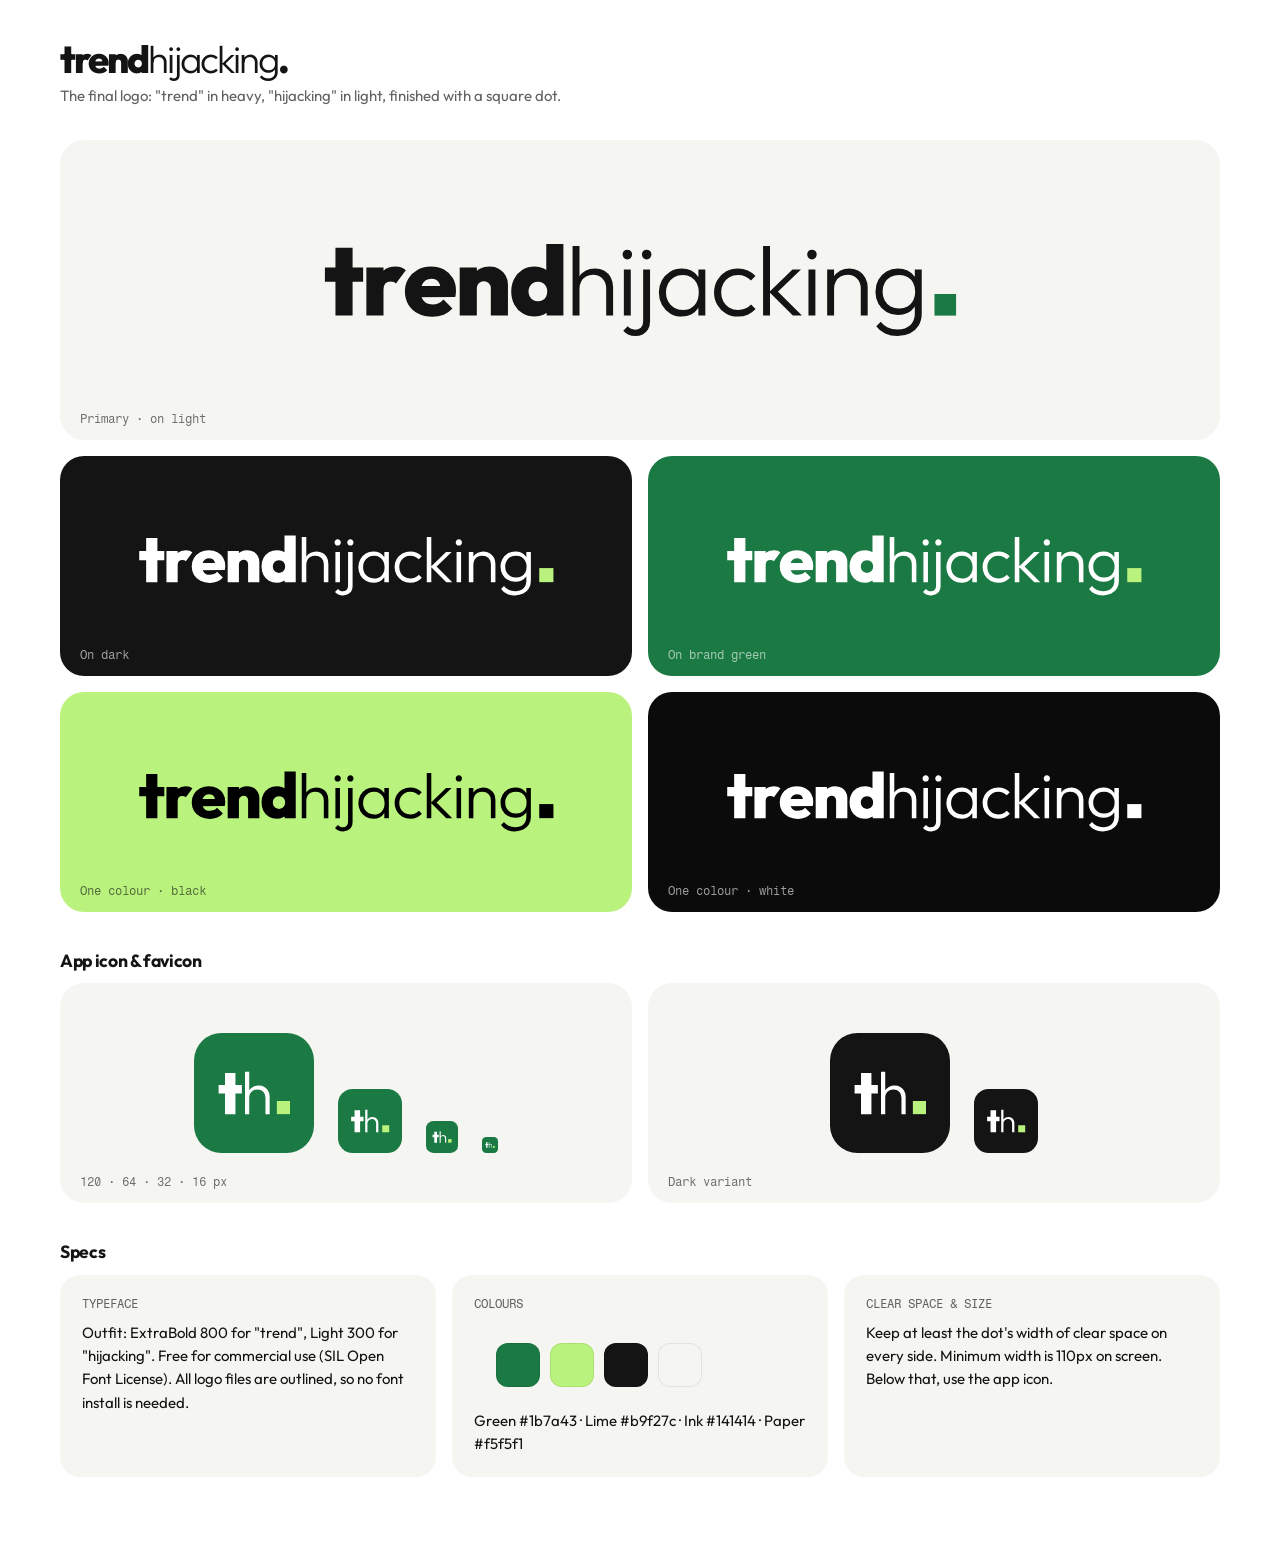
<file: assets/logo/logo-sheet.html>
<!doctype html>
<html lang="en">
<head>
<meta charset="utf-8">
<meta name="viewport" content="width=device-width, initial-scale=1">
<title>TrendHijacking Logo</title>
<link rel="icon" href="th-favicon.svg" type="image/svg+xml">
<link href="https://fonts.googleapis.com/css2?family=Outfit:wght@300..800&family=Fragment+Mono&display=swap" rel="stylesheet">
<style>
  * { box-sizing: border-box; }
  body { margin: 0; padding: 40px 16px 64px; background: #fff; color: #141414; font: 15px/1.55 Outfit, sans-serif; }
  .w { max-width: 1160px; margin: 0 auto; }
  h1 { font: 800 2.4rem/1 Outfit; letter-spacing: -.05em; margin: 0 0 6px; }
  h1 span { font-weight: 300; }
  .sub { color: #616161; margin: 0 0 32px; }
  h2 { font: 700 1.1rem/1 Outfit; letter-spacing: -.02em; margin: 40px 0 14px; }
  .grid { display: grid; gap: 16px; grid-template-columns: repeat(2, 1fr); }
  .c { border-radius: 24px; display: grid; place-items: center; min-height: 220px; padding: 32px; position: relative; }
  .c small { position: absolute; left: 20px; bottom: 14px; font: 12px "Fragment Mono", monospace; opacity: .6; }
  .c img.wm { width: min(420px, 90%); }
  .hero { grid-column: 1 / -1; min-height: 300px; background: #f5f5f1; }
  .hero img.wm { width: min(640px, 92%); }
  .icons { display: flex; gap: 24px; align-items: flex-end; flex-wrap: wrap; justify-content: center; }
  .spec { display: grid; grid-template-columns: repeat(3, 1fr); gap: 16px; }
  .spec div { background: #f5f5f1; border-radius: 20px; padding: 22px; }
  .spec b { display: block; font: 12px "Fragment Mono", monospace; color: #616161; margin-bottom: 10px; text-transform: uppercase; }
  .sw { display: flex; gap: 10px; margin-top: 4px; }
  .sw i { width: 44px; height: 44px; border-radius: 12px; box-shadow: inset 0 0 0 1px rgba(0,0,0,.08); }
  @media (max-width: 760px) { .grid, .spec { grid-template-columns: 1fr; } }
</style>
</head>
<body>
<div class="w">
  <h1>trend<span>hijacking</span>.</h1>
  <p class="sub">The final logo: "trend" in heavy, "hijacking" in light, finished with a square dot.</p>

  <div class="grid">
    <div class="c hero"><img class="wm" src="th-logo-light.svg" alt="TrendHijacking logo"><small>Primary · on light</small></div>
    <div class="c" style="background:#141414;color:#fff"><img class="wm" src="th-logo-dark.svg" alt=""><small>On dark</small></div>
    <div class="c" style="background:#1b7a43;color:#fff"><img class="wm" src="th-logo-dark.svg" alt=""><small>On brand green</small></div>
    <div class="c" style="background:#b9f27c"><img class="wm" src="th-logo-black.svg" alt=""><small>One colour · black</small></div>
    <div class="c" style="background:#0b0b0b;color:#fff"><img class="wm" src="th-logo-white.svg" alt=""><small>One colour · white</small></div>
  </div>

  <h2>App icon &amp; favicon</h2>
  <div class="grid">
    <div class="c" style="background:#f5f5f1"><div class="icons"><img src="th-icon.svg" width="120" alt="App icon"><img src="th-icon.svg" width="64" alt=""><img src="th-icon.svg" width="32" alt=""><img src="th-favicon.svg" width="16" alt=""></div><small>120 · 64 · 32 · 16 px</small></div>
    <div class="c" style="background:#f5f5f1"><div class="icons"><img src="th-icon-dark.svg" width="120" alt="Dark app icon"><img src="th-icon-dark.svg" width="64" alt=""></div><small>Dark variant</small></div>
  </div>

  <h2>Specs</h2>
  <div class="spec">
    <div><b>Typeface</b>Outfit: ExtraBold 800 for "trend", Light 300 for "hijacking". Free for commercial use (SIL Open Font License). All logo files are outlined, so no font install is needed.</div>
    <div><b>Colours</b><div class="sw"><i style="background:#1b7a43"></i><i style="background:#b9f27c"></i><i style="background:#141414"></i><i style="background:#f5f5f1"></i></div>Green #1b7a43 · Lime #b9f27c · Ink #141414 · Paper #f5f5f1</div>
    <div><b>Clear space &amp; size</b>Keep at least the dot's width of clear space on every side. Minimum width is 110px on screen. Below that, use the app icon.</div>
  </div>
</div>
</body>
</html>
</file>
